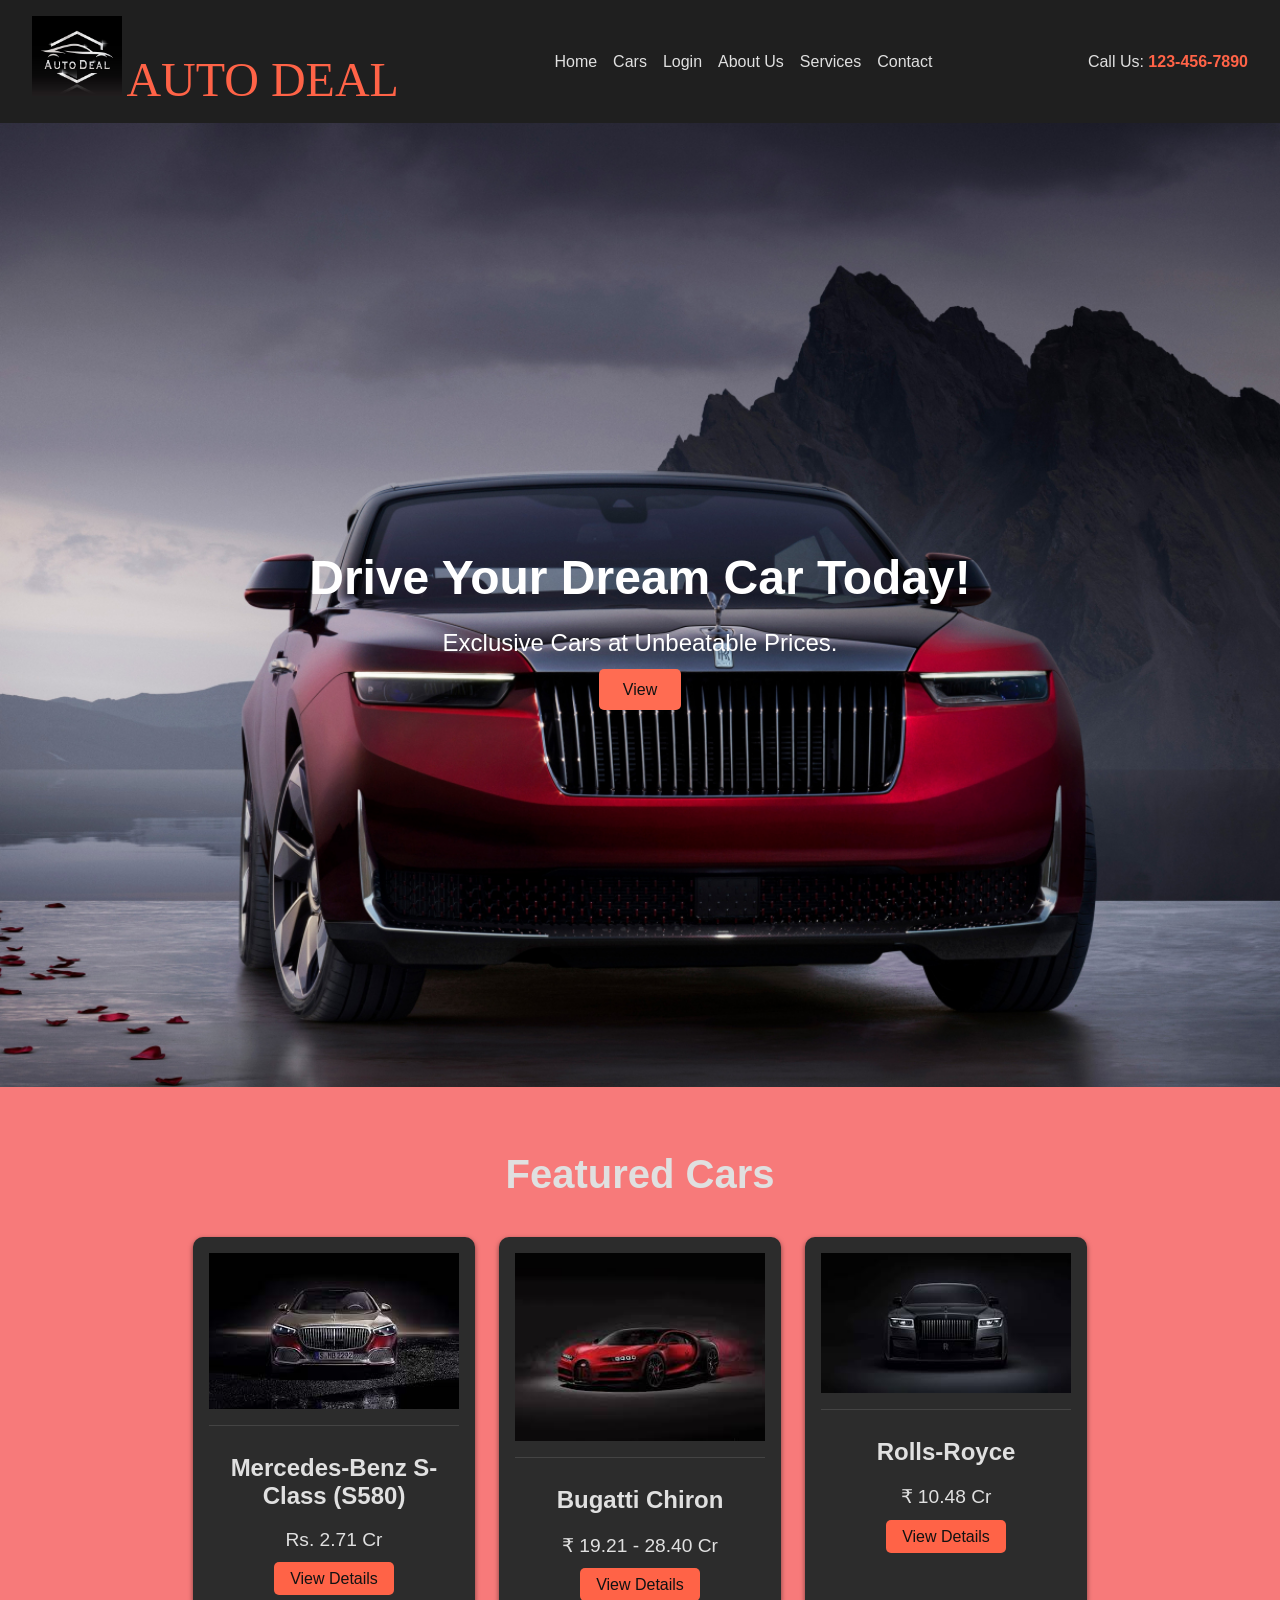
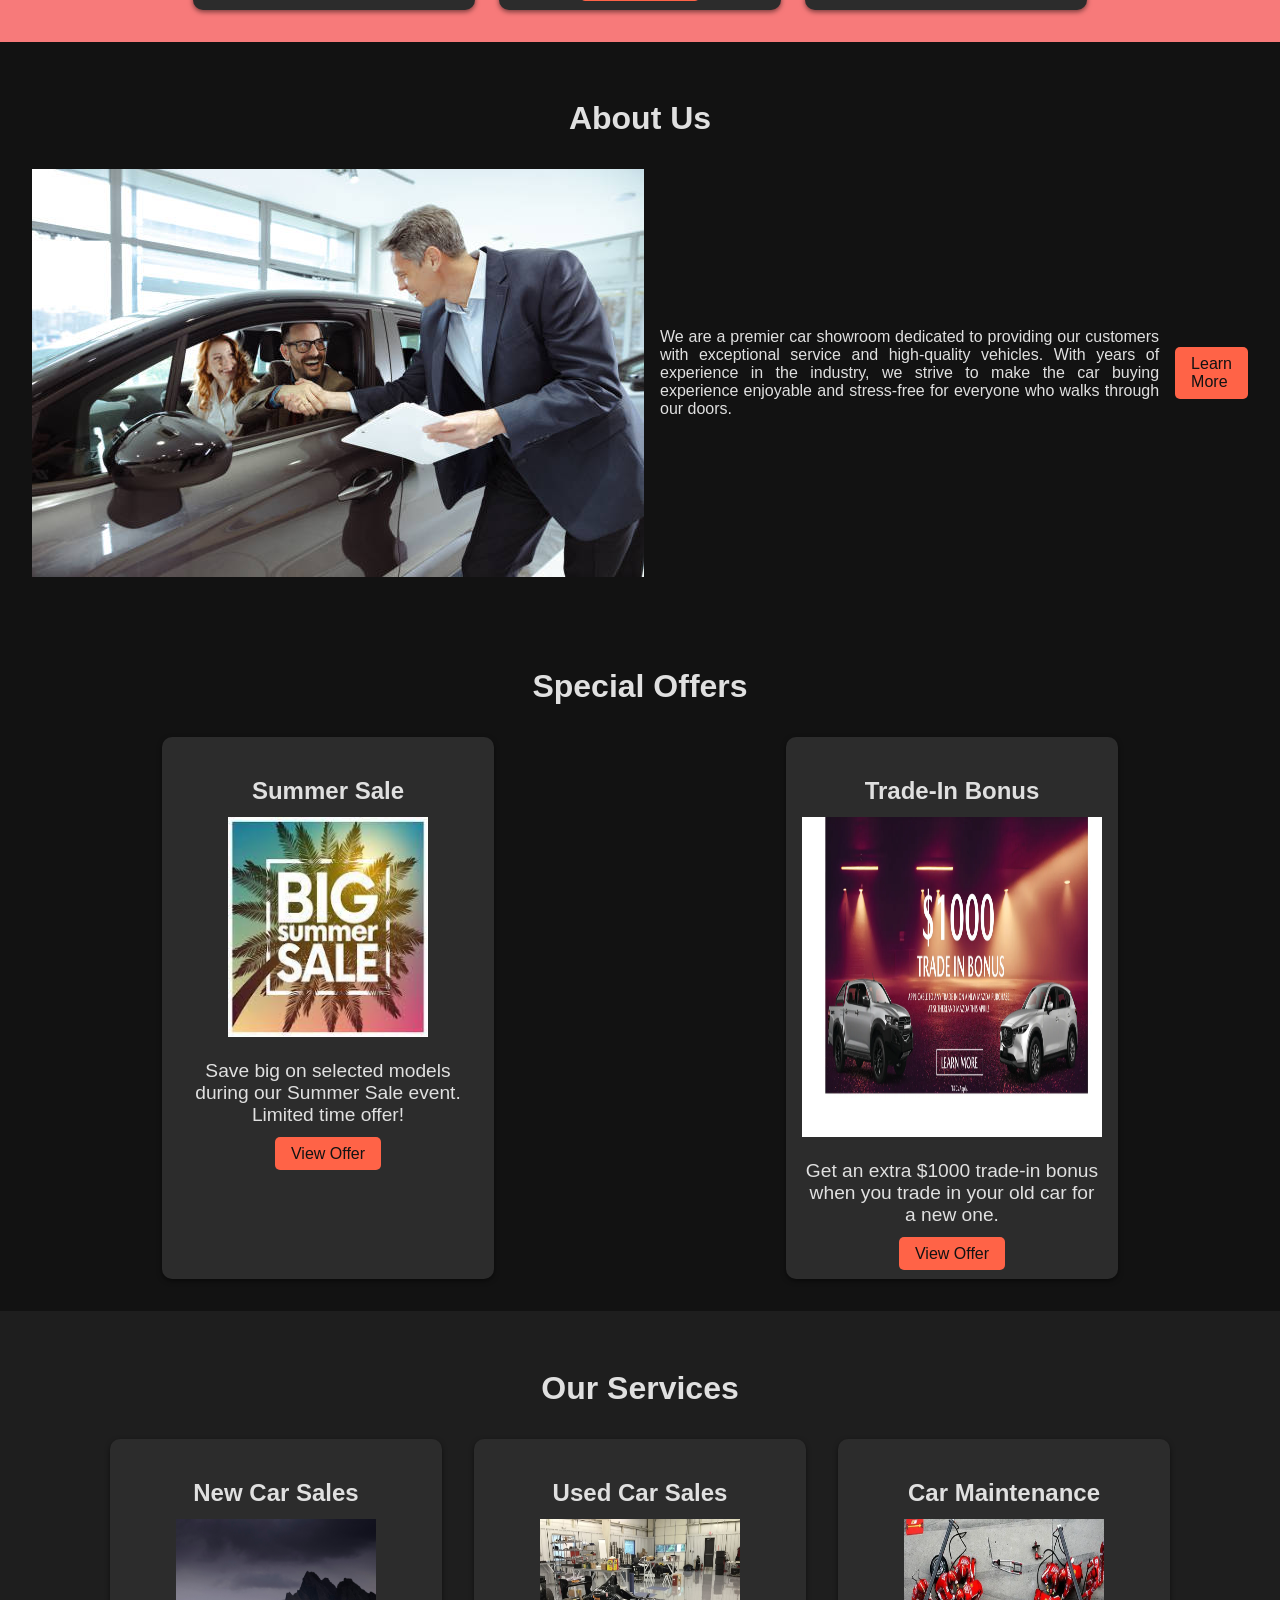
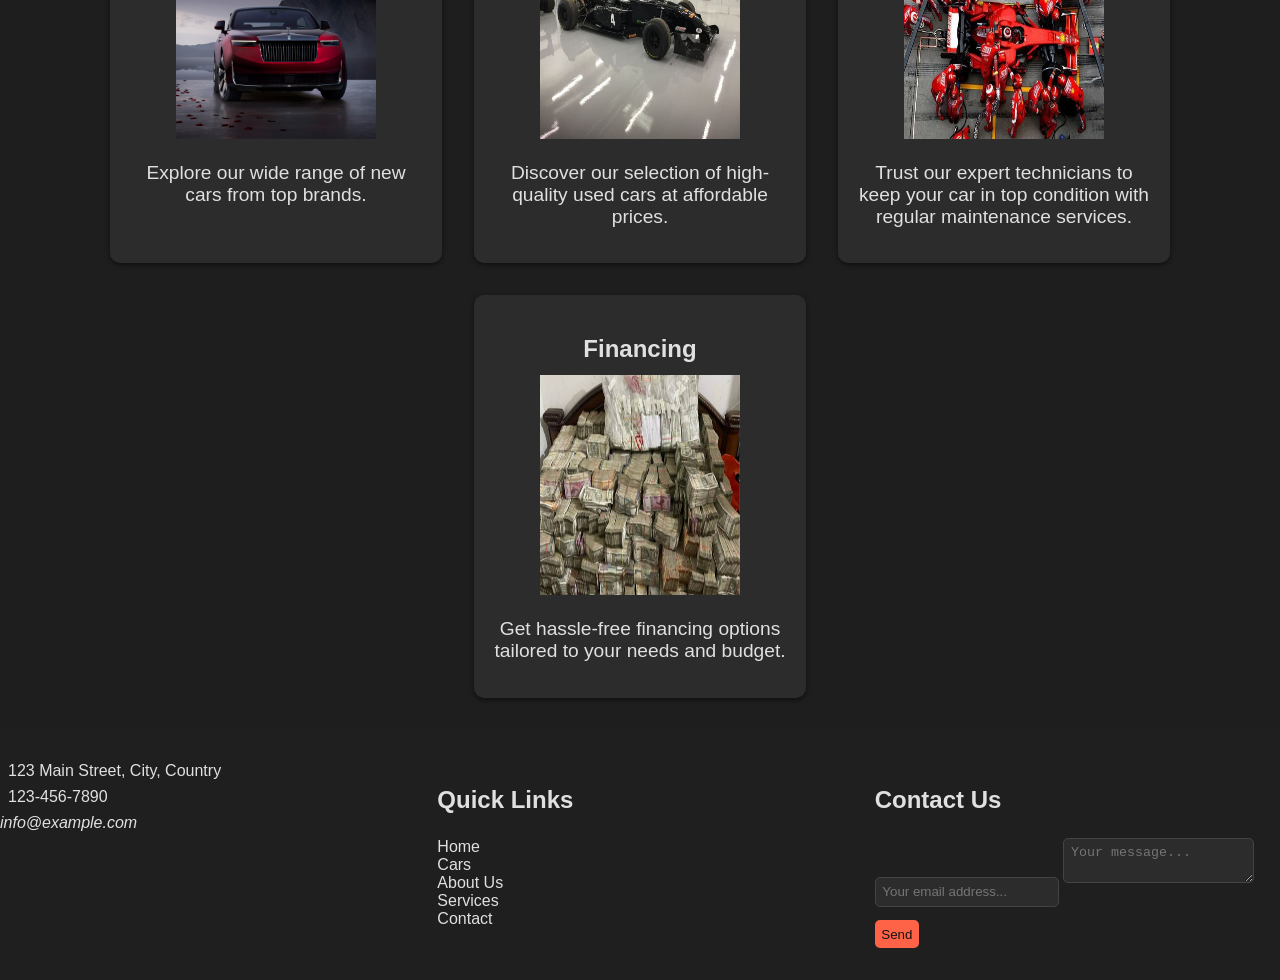
<file: index.html>
<!DOCTYPE html>
<html lang="en">
<head>
    <meta charset="UTF-8">
    <meta name="viewport" content="width=device-width, initial-scale=1.0">
    <title>AUTO DEAL</title>
    <link rel="stylesheet" href="car.css">
</head>
<body> 
    <header>
        <div class="logo">
           <img src="logo.jpg" alt="logo" style="width:90px; height:80px;">
            <a href="#">AUTO DEAL</a>
        </div>
        <nav>
            <ul>
                <li><a href="car.html">Home</a></li>
	 <li><a href="#featured-cars">Cars</a></li>
	 <li><a href="login.html">Login</a></li>
                <li><a href="#about">About Us</a></li>
                <li><a href="#services">Services</a></li>
                <li><a href="#contact">Contact</a></li>
            </ul>
        </nav>
        <div class="contact-info">
            <p>Call Us: <a href="tel:1234567890">123-456-7890</a></p>
        </div>
    </header>
<main>
    <section id="hero">
        <div class="hero-content">
            <h1>Drive Your Dream Car Today!</h1>
            <p>Exclusive Cars at Unbeatable Prices.</p>
            <a href="#featured-cars" class="cta-button">View </a>
        </div>
    </section>

    <section id="featured-cars">
        <h2>Featured Cars</h2>
        <div class="car-carousel">
            <div class="car-item">
                <img src="m2.jpeg" alt="Car 1">
                <h3>Mercedes-Benz S-Class (S580)</h3>
                <p> Rs. 2.71 Cr</p>
                <a href="m1.html" class="view-details">View Details</a>
            </div>
            <div class="car-item">
                <img src="b2.jpeg" alt="Car 2">
                <h3>Bugatti Chiron</h3>
                <p>₹ 19.21 - 28.40 Cr</p>
                <a href="b1.html" class="view-details">View Details</a>
            </div>
            <div class="car-item">
                <img src="r1.jpeg" alt="Car 3">
                <h3>Rolls-Royce</h3>
                <p> ₹ 10.48 Cr</p>
                <a href="r1.html" class="view-details">View Details</a>
            </div>
        </div>
    </section>
<section id="about">
    <h2>About Us</h2>
    <div class="about-content">
        <img src="about.jpg" alt="About Us">
        <p>We are a premier car showroom dedicated to providing our customers with exceptional service and high-quality vehicles. With years of experience in the industry, we strive to make the car buying experience enjoyable and stress-free for everyone who walks through our doors.</p>
        <a href="about.html" class="learn-more">Learn More</a>
    </div>
</section>
<section id="special-offers">
    <h2>Special Offers</h2>
    <div class="offers-content">
        <div class="offer">
            <h3>Summer Sale</h3>
             <img src="summer.jpeg" alt="service" style="width:200px;height:220px;">
            <p>Save big on selected models during our Summer Sale event. Limited time offer!</p>
            <a href="#" class="view-offer">View Offer</a>
        </div>
        <div class="offer">
            <h3>Trade-In Bonus</h3>
 <img src="trade.webp" alt="service" style="width:300px;height:320px;">
            <p>Get an extra $1000 trade-in bonus when you trade in your old car for a new one.</p>
            <a href="#" class="view-offer">View Offer</a>
        </div>
        <!-- Additional offers go here -->
    </div>
</section>
<section id="services">
    <h2>Our Services</h2>
    <div class="services-list">
        <div class="service">
            <i class="fas fa-car"></i>
            <h3>New Car Sales</h3>
              <img src="car01.jpg" alt="service" style="width:200px;height:220px;">
            <p>Explore our wide range of new cars from top brands.</p>
        </div>
        <div class="service">
            <i class="fas fa-car"></i>
            <h3>Used Car Sales</h3>
            <a href="index.html">
             <img src="used.jpg" alt="service" style="width:200px;height:220px;"/>
        </a>
            <p>Discover our selection of high-quality used cars at affordable prices.</p>
        </div>
        <div class="service">
            <i class="fas fa-wrench"></i>
            <h3>Car Maintenance</h3>
            <img src="service.webp" alt="service" style="width:200px;height:220px;">
            <p>Trust our expert technicians to keep your car in top condition with regular maintenance services.</p>
        </div>
        <div class="service">
            <i class="fas fa-credit-card"></i>
            <h3>Financing</h3>
 <img src="cash.jpg" alt="service" style="width:200px;height:220px;">
            <p>Get hassle-free financing options tailored to your needs and budget.</p>
        </div>
        <!-- Add more services as needed -->
    </div>
</section>
</main>
<footer>
    <div class="footer-content">
        <div class="footer-section about">
           <div class="contact">
                <span><i class="fas fa-map-marker-alt"></i> 123 Main Street, City, Country</span>
                <span><i class="fas fa-phone"></i> 123-456-7890</span>
                <span><i >info@example.com</i> </span>
            </div>
        </div>
        <div class="footer-section links">
            <h3>Quick Links</h3>
            <ul>
                <li><a href="#">Home</a></li>
                <li><a href="#featured-cars">Cars</a></li>
                <li><a href="#">About Us</a></li>
                <li><a href="#">Services</a></li>
                <li><a href="#">Contact</a></li>
            </ul>
        </div>
         <div class="footer-section contact-form">
            <h3>Contact Us</h3>
            <form action="car.html" method="post">
                <input type="email" name="email" class="text-input contact-input" placeholder="Your email address...">
                <textarea name="message" class="text-input contact-input" placeholder="Your message..."></textarea>
                <button type="submit" class="btn">
                    Send
                </button>
            </form>
        </div>
    </div>
</footer>
</body>
</html>
</file>
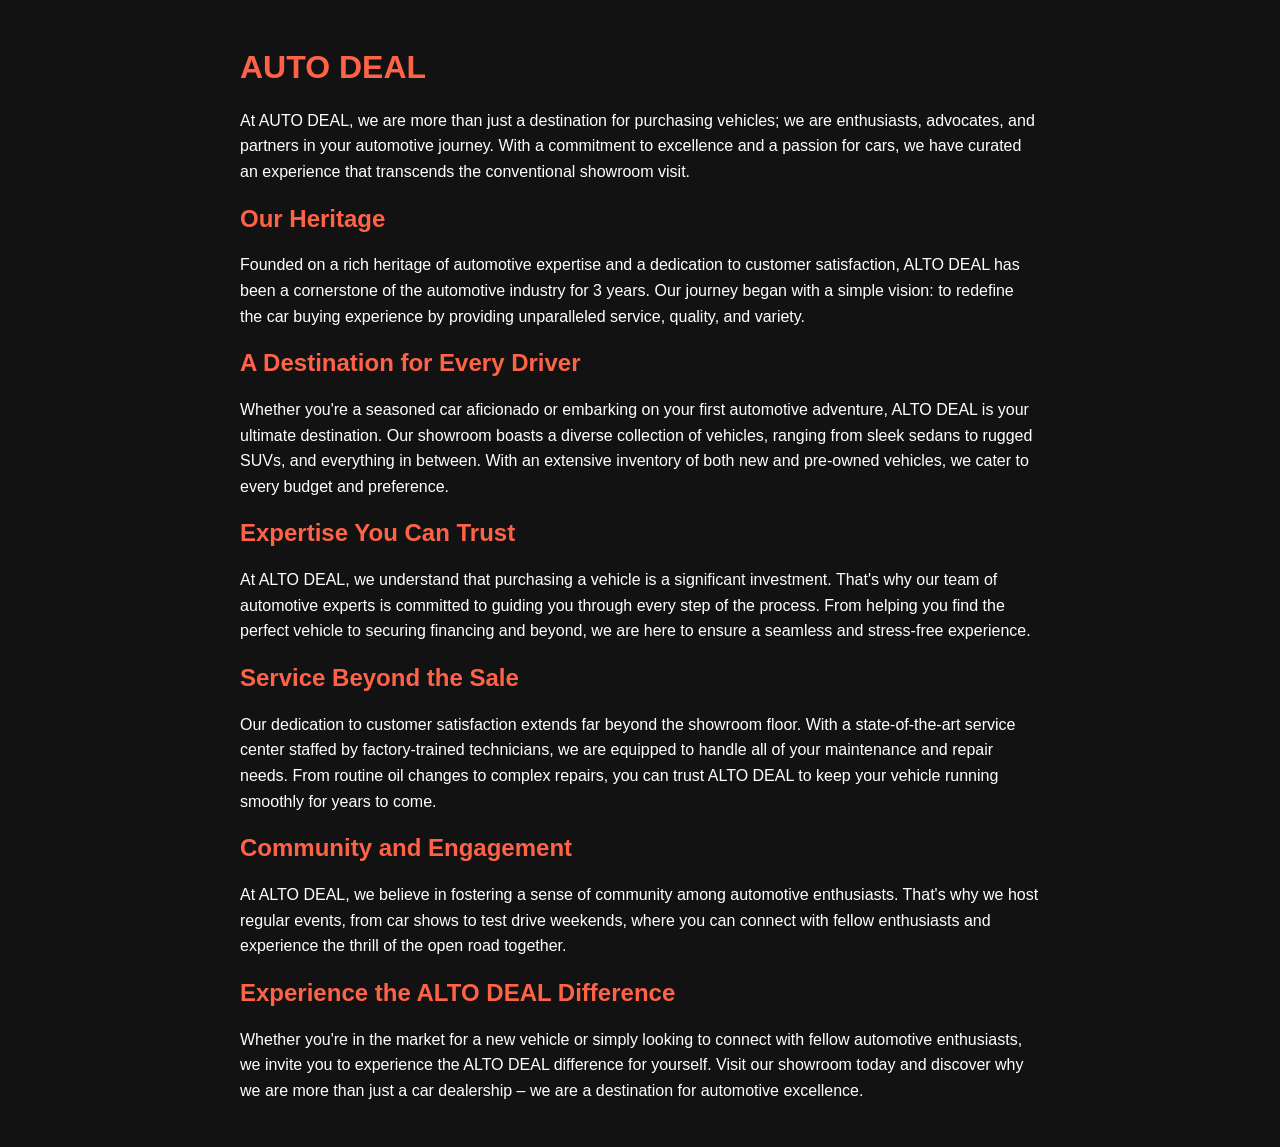
<file: about.html>
<!DOCTYPE html>
<html lang="en">
<head>
<meta charset="UTF-8">
<meta name="viewport" content="width=device-width, initial-scale=1.0">
<title>AUTO DEAL</title>
<style>
  body {
    background-color: #121212;
    color: #ffffff;
    font-family: Arial, sans-serif;
  }
  .container {
    max-width: 800px;
    margin: 0 auto;
    padding: 20px;
  }
  h1, h2 {
    color: #ff6347;
  }
  p {
    line-height: 1.6;
  }
</style>
</head>
<body>
  <div class="container">
    <h1>AUTO DEAL</h1>
    <p>At AUTO DEAL, we are more than just a destination for purchasing vehicles; we are enthusiasts, advocates, and partners in your automotive journey. With a commitment to excellence and a passion for cars, we have curated an experience that transcends the conventional showroom visit.</p>
    <h2>Our Heritage</h2>
    <p>Founded on a rich heritage of automotive expertise and a dedication to customer satisfaction, ALTO DEAL has been a cornerstone of the automotive industry for 3 years. Our journey began with a simple vision: to redefine the car buying experience by providing unparalleled service, quality, and variety.</p>
    <h2>A Destination for Every Driver</h2>
    <p>Whether you're a seasoned car aficionado or embarking on your first automotive adventure, ALTO DEAL is your ultimate destination. Our showroom boasts a diverse collection of vehicles, ranging from sleek sedans to rugged SUVs, and everything in between. With an extensive inventory of both new and pre-owned vehicles, we cater to every budget and preference.</p>
    <h2>Expertise You Can Trust</h2>
    <p>At ALTO DEAL, we understand that purchasing a vehicle is a significant investment. That's why our team of automotive experts is committed to guiding you through every step of the process. From helping you find the perfect vehicle to securing financing and beyond, we are here to ensure a seamless and stress-free experience.</p>
    <h2>Service Beyond the Sale</h2>
    <p>Our dedication to customer satisfaction extends far beyond the showroom floor. With a state-of-the-art service center staffed by factory-trained technicians, we are equipped to handle all of your maintenance and repair needs. From routine oil changes to complex repairs, you can trust ALTO DEAL to keep your vehicle running smoothly for years to come.</p>
    <h2>Community and Engagement</h2>
    <p>At ALTO DEAL, we believe in fostering a sense of community among automotive enthusiasts. That's why we host regular events, from car shows to test drive weekends, where you can connect with fellow enthusiasts and experience the thrill of the open road together.</p>
    <h2>Experience the ALTO DEAL Difference</h2>
    <p>Whether you're in the market for a new vehicle or simply looking to connect with fellow automotive enthusiasts, we invite you to experience the ALTO DEAL difference for yourself. Visit our showroom today and discover why we are more than just a car dealership – we are a destination for automotive excellence.</p>
  </div>
</body>
</html>
</file>
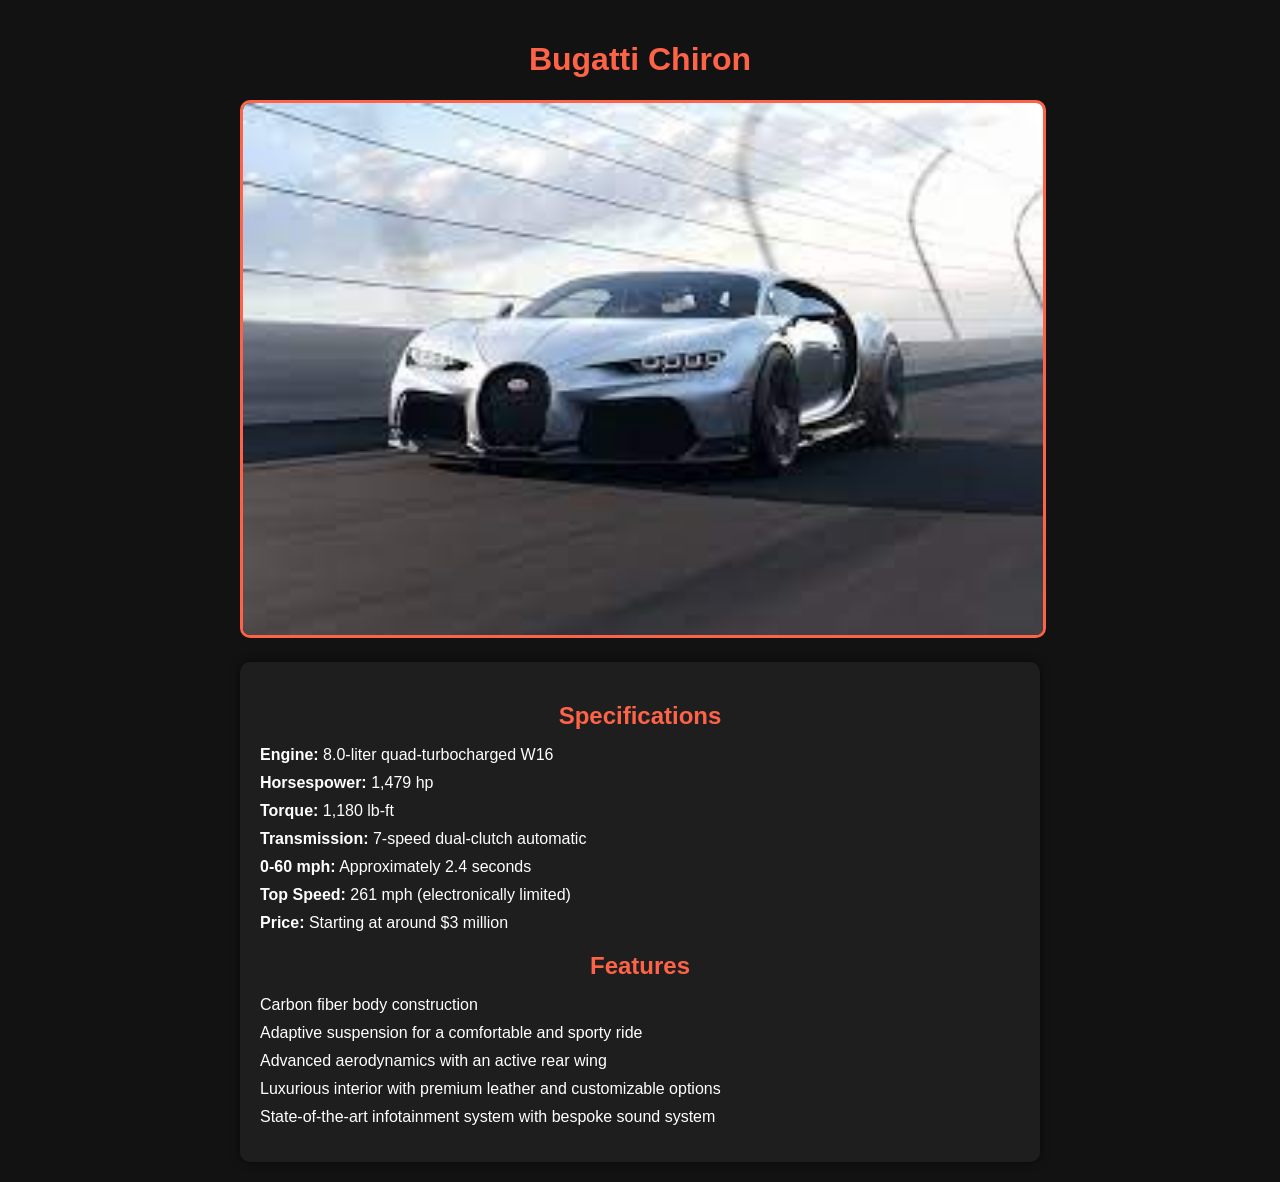
<file: b1.html>
<!DOCTYPE html>
<html lang="en">
<head>
    <meta charset="UTF-8">
    <meta name="viewport" content="width=device-width, initial-scale=1.0">
    <title>Bugatti Chiron</title>
    <link rel="stylesheet" href="b1.css">
</head>
<body>
    <div class="container">
        <h1>Bugatti Chiron</h1>
        <img src="b1.jpeg" alt="Bugatti Chiron" class="car-image">
        <div class="details">
            <h2>Specifications</h2>
            <ul>
                <li><strong>Engine:</strong> 8.0-liter quad-turbocharged W16</li>
                <li><strong>Horsespower:</strong> 1,479 hp</li>
                <li><strong>Torque:</strong> 1,180 lb-ft</li>
                <li><strong>Transmission:</strong> 7-speed dual-clutch automatic</li>
                <li><strong>0-60 mph:</strong> Approximately 2.4 seconds</li>
                <li><strong>Top Speed:</strong> 261 mph (electronically limited)</li>
                <li><strong>Price:</strong> Starting at around $3 million</li>
            </ul>
            <h2>Features</h2>
            <ul>
                <li>Carbon fiber body construction</li>
                <li>Adaptive suspension for a comfortable and sporty ride</li>
                <li>Advanced aerodynamics with an active rear wing</li>
                <li>Luxurious interior with premium leather and customizable options</li>
                <li>State-of-the-art infotainment system with bespoke sound system</li>
            </ul>
        </div>
    </div>
</body>
</html>
</file>
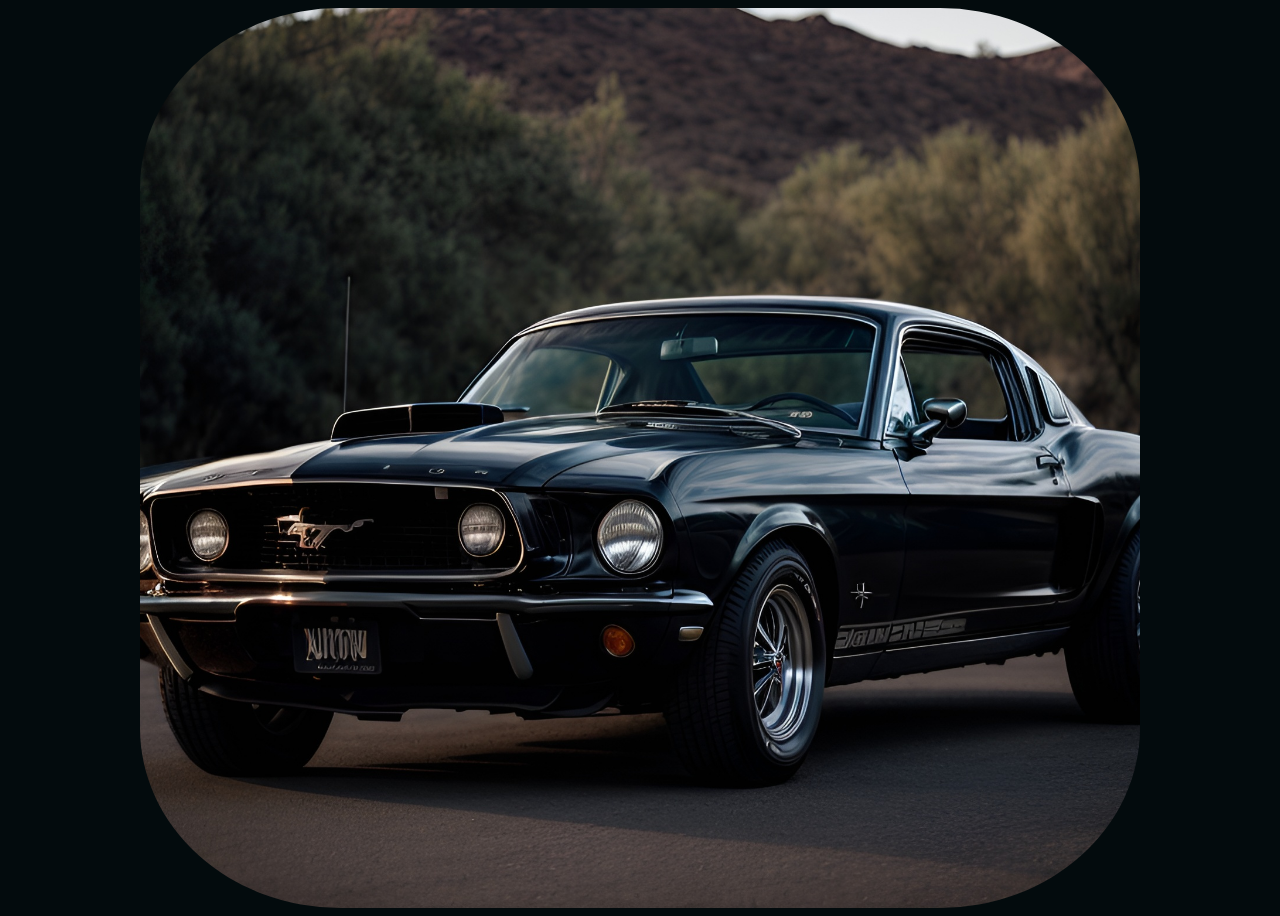
<file: car2.html>
<!DOCTYPE html>
<html lang="en">
  <head>
    <meta charset="UTF-8" />
    <meta http-equiv="X-UA-Compatible" content="IE=edge" />
    <meta name="viewport" content="width=device-width, initial-scale=1.0" />
    <title>GevStack - Card Effect</title>
    <link rel="stylesheet" href="style.css" />
  </head>
  <body>
    <div class="card">
      <div class="image-box">
        <img src="./image.jpg">
      </div>
      <div class="content">
        <h1>Ford Mustang 1969</h1>
        <p>The 1969 Ford Mustang epitomizes the iconic American muscle car era with its sleek design and powerful performance.</p>
      </div>
    </div>
  </body>
</html>
</file>
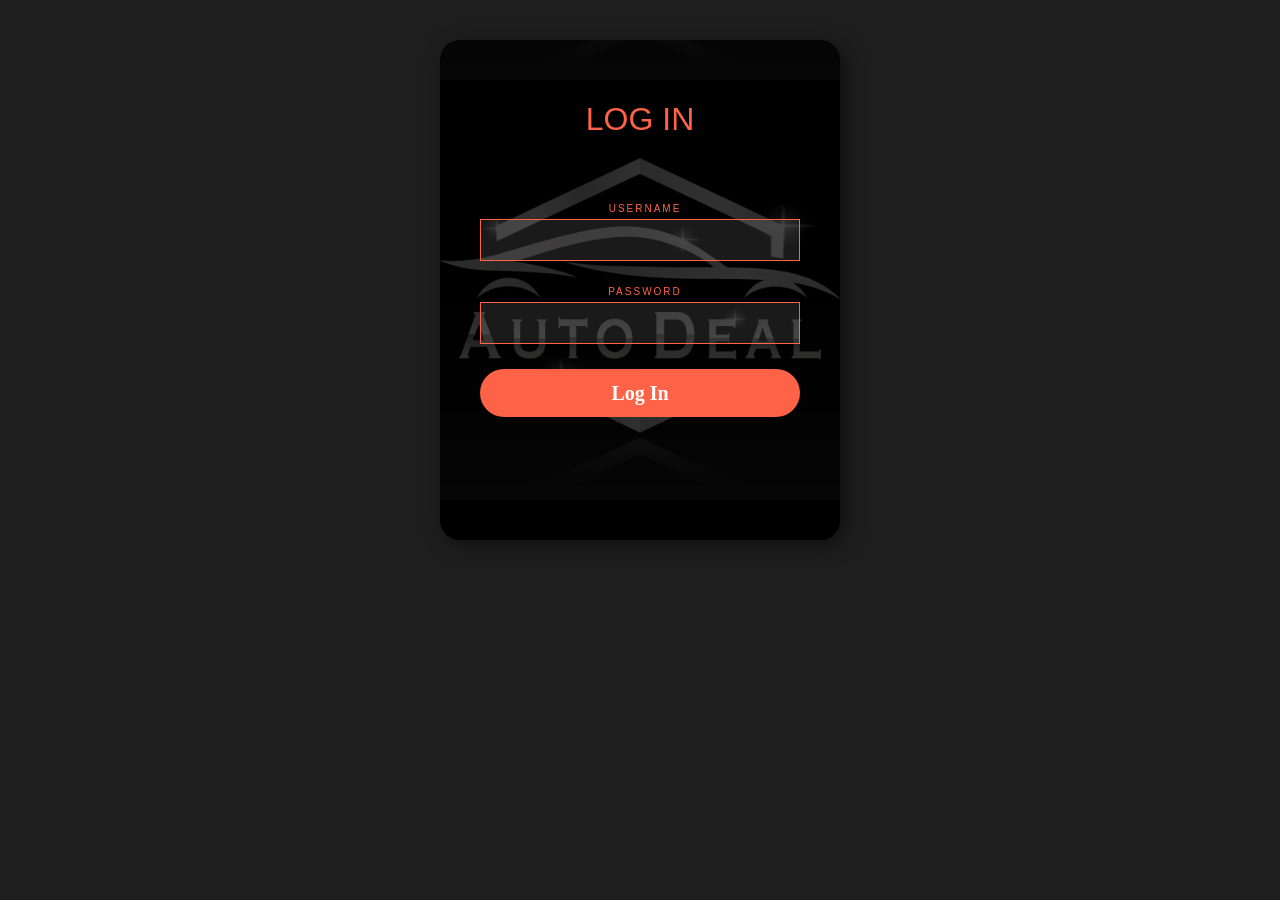
<file: login.html>
<!DOCTYPE html>
<html>
<head>
    <style>
        body {
           
            margin-top:30px;
            padding: 10px;
            font-family: Arial, sans-serif;
            background-color: #1e1e1e;
            color: #ff6347;
        }

        .login {
            border: 1px solid #ffe6a;
            width: 400px;
            height: 500px;
            background:url('logo.jpg') ;
            color: #ff6347;
            border-radius: 20px;
            box-shadow: 5px 5px 20px rgba(0, 0, 0, 0.5);
            background-size: 500px 420px;
            background-position: center;
            overflow:hidden;
        }

        form {
            display: block;
            box-sizing: border-box;
            padding: 40px;
            backdrop-filter: brightness(20%);
            width: 100%;
            height: 100%;
            flex-direction: column;
            display: flex;
            gap: 5px;
        }

        h1 {
            font-weight: normal;
            text-shadow: 0px 0px 2px rgba(0, 0, 0, 0.7);
            margin-bottom: 60px;
            text-align: center;
        }

        label {
            color: rgba(255, 255, 255, 0.8);
            text-transform: uppercase;
            font-size: 10px;
            letter-spacing: 2px;
            padding-left: 10px;
        }

        input {
            background: rgba(255, 255, 255, 0.1);
            height: 40px;
            line-height: 40px;
            padding: 0px 20px;
            border: 1px solid #ff6347;
            margin-bottom: 20px;
            color:#ff6347;
        }

button {
  padding: 12.5px 30px;
  border: 2px;
  border-radius: 100px;
  background-color: #ff6347;
  color:#ffffff;
  font-weight: Bold;
  transition: all 0.5s;
  -webkit-transition: all 0.35s;
font-size:20px;
font-family:Condensed,Bold Italic;
}

button:hover {
  background-color: #ff6347 ;
  box-shadow: 3 3 50px #6fc5ff50;
  transform: scale(1.1);
}

button:active {
  background-color:  #ff6347;
  transition: all 0.5s;
  -webkit-transition: all 0.25s;
  box-shadow: none;
  transform: scale(0.98);
}
    </style>
</head>
<body>
    <center>
        <div class="login">
            <form action="create.html ">
                <h1>LOG IN</h1>
                <label for="username" style="color:#ff6347">Username</label>
                <input type="text" id="username">
                <label for="password" style="color:#ff6347">Password</label>
                <input type="password" id="password">
               <button>Log In</button>
            </form>
        </div>
    </center>
</body>
</html>
</file>
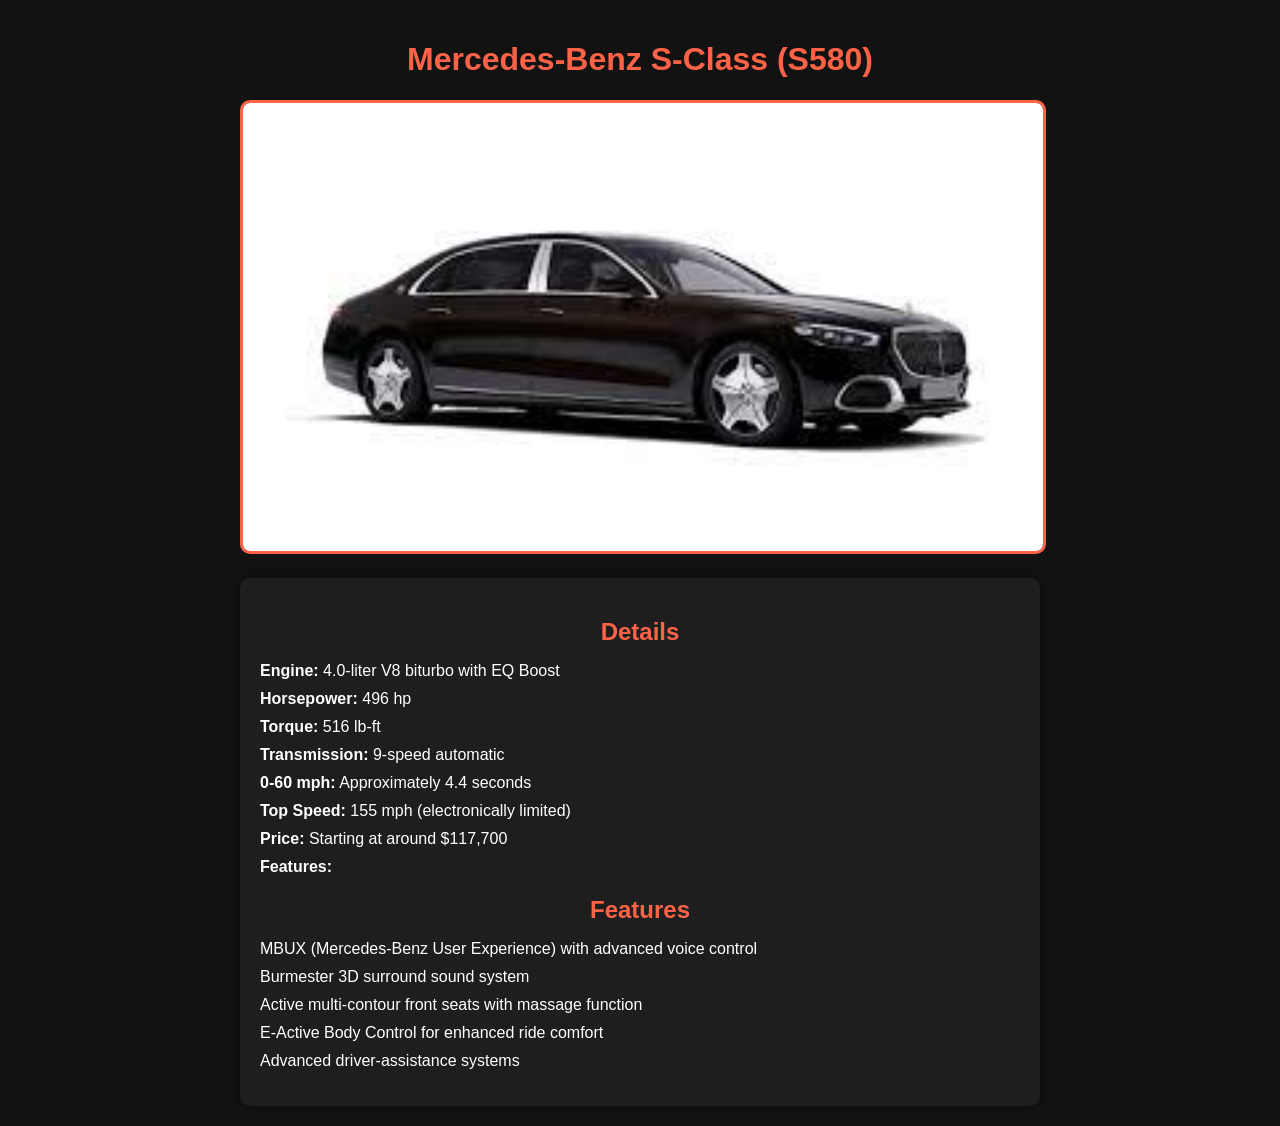
<file: m1.html>
<!DOCTYPE html>
<html lang="en">
<head>
    <meta charset="UTF-8">
    <meta name="viewport" content="width=device-width, initial-scale=1.0">
    <title>Mercedes-Benz S-Class (S580)</title>
    <link rel="stylesheet" href="m1.css">
</head>
<body>
    <div class="container">
        <h1>Mercedes-Benz S-Class (S580)</h1>
            <img src="m1.jpeg" alt="Mercedes-Benz S-Class (S580)" class="car-image">
        <div class="details">
            <h2>Details</h2>
            <ul>
                <li><strong>Engine:</strong> 4.0-liter V8 biturbo with EQ Boost</li>
                <li><strong>Horsepower:</strong> 496 hp</li>
                <li><strong>Torque:</strong> 516 lb-ft</li>
                <li><strong>Transmission:</strong> 9-speed automatic</li>
                <li><strong>0-60 mph:</strong> Approximately 4.4 seconds</li>
                <li><strong>Top Speed:</strong> 155 mph (electronically limited)</li>
                <li><strong>Price:</strong> Starting at around $117,700</li>
                <li><strong>Features:</strong>
</ul>
   <h2>Features</h2>
                    <ul>
                        <li>MBUX (Mercedes-Benz User Experience) with advanced voice control</li>
                        <li>Burmester 3D surround sound system</li>
                        <li>Active multi-contour front seats with massage function</li>
                        <li>E-Active Body Control for enhanced ride comfort</li>
                        <li>Advanced driver-assistance systems</li>
                    </ul>
                </li>
        </div>
    </div>
</body>
</html>
</file>
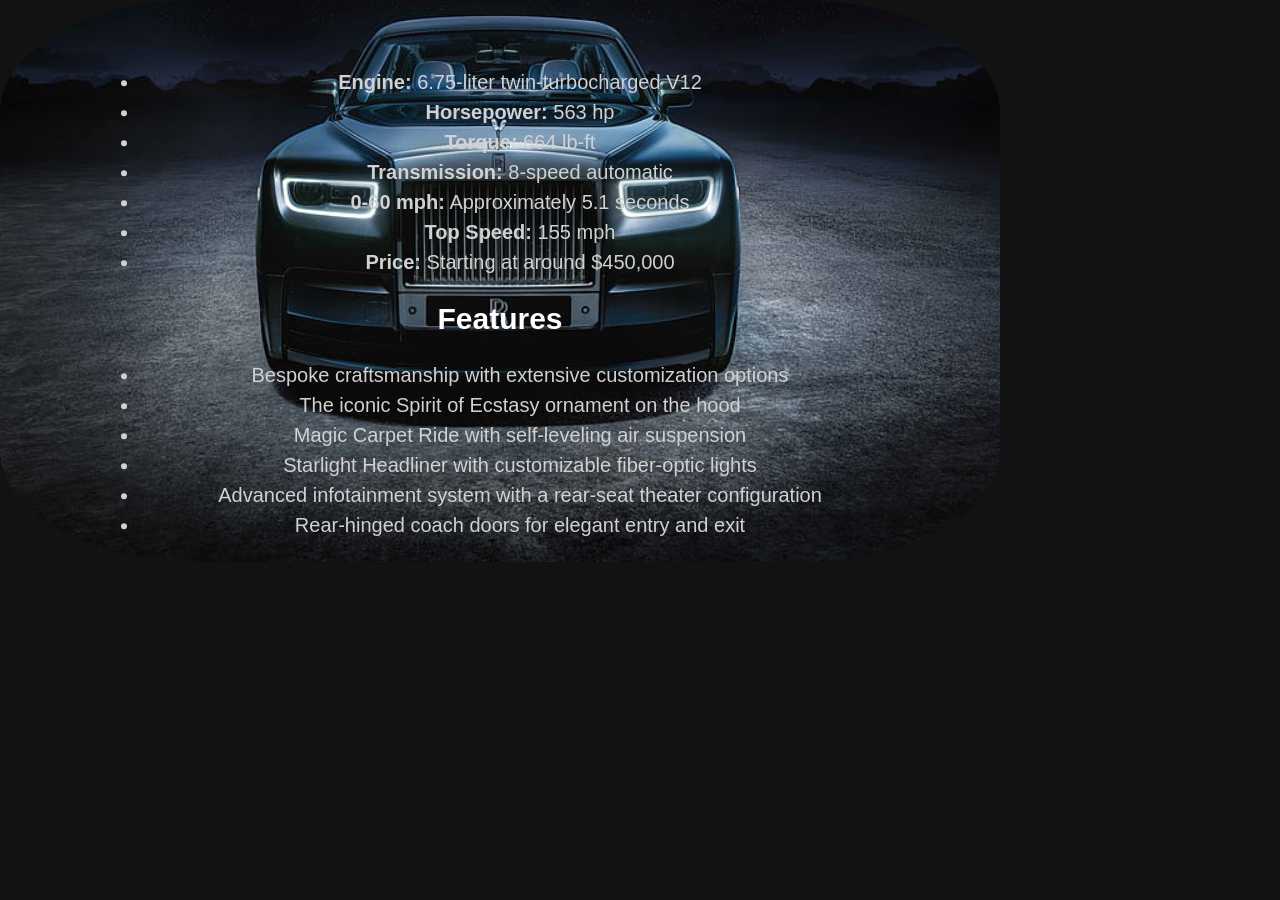
<file: r1.html>
<!DOCTYPE html>
<html lang="en">
<head>
    <meta charset="UTF-8"/>
    <meta name="viewport" content="width=device-width, initial-scale=1.0"/>
    <title>Rolls-Royce Phantom</title>
    <link rel="stylesheet" href="r1.css"/>
</head>
<body>
<div class="card">
 <div class="image-box">
        <img src="r12.jpg" alt="Rolls-Royce Phantom" class="car-image">
 </div>
        <div class="content">
            <h1>Rolls-Royce Phantom</h1>
            <ul>
                <li><strong>Engine:</strong> 6.75-liter twin-turbocharged V12</li>
                <li><strong>Horsepower:</strong> 563 hp</li>
                <li><strong>Torque:</strong> 664 lb-ft</li>
                <li><strong>Transmission:</strong> 8-speed automatic</li>
                <li><strong>0-60 mph:</strong> Approximately 5.1 seconds</li>
                <li><strong>Top Speed:</strong> 155 mph</li>
                <li><strong>Price:</strong> Starting at around $450,000</li>
            </ul>
            <h2>Features</h2>
            <ul>
                <li>Bespoke craftsmanship with extensive customization options</li>
                <li>The iconic Spirit of Ecstasy ornament on the hood</li>
                <li>Magic Carpet Ride with self-leveling air suspension</li>
                <li>Starlight Headliner with customizable fiber-optic lights</li>
                <li>Advanced infotainment system with a rear-seat theater configuration</li>
                <li>Rear-hinged coach doors for elegant entry and exit</li>
            </ul>
        </div>
    </div>
</body>
</html>
</file>
<file: car.css>
body  {
    font-family: Arial, sans-serif;
    margin: 0;
    padding: 0;
}

body {
    background-color: #121212;
    color: #e0e0e0;
}

header {
    display: flex;
    justify-content: space-between;
    align-items: center;
    padding: 1em 2em;
    background-color: #1f1f1f;
    color: #e0e0e0;
}

header .logo a {
    font-size: 3em;
    color: #ff6347;
    text-decoration: none;
    font-family: Brush Script MT, italic;
}

header nav ul {
    list-style: none;
    display: flex;
    gap: 1em;
    margin: 0;
    padding: 0;
}

header nav ul li a {
    color: #e0e0e0;
    text-decoration: none;
    font-size: 1em;
}

header nav ul li a:hover {
    color: #ff6347;
    text-decoration: underline;
}

header .contact-info a {
    color: #ff6347;
    text-decoration: none;
    font-weight: bold;
}

#hero {
      background: url('car01.jpg') no-repeat center center/cover;
    height: 100vh;
    display: flex;
    justify-content: center;
    align-items: center;
    color: #fff;
    text-align: center;
}

#hero h1 {
    font-size: 3em;
    margin-bottom: 0.5em;
}

#hero p {
    font-size: 1.5em;
    margin-bottom: 1em;
}

.cta-button {
    padding: 0.75em 1.5em;
    background-color: #ff6c52;
    color: #121212;
    text-decoration: none;
    font-size: 1em;
    border-radius: 5px;
}

.cta-button:hover {
    background-color: #ec4204;
}

#featured-cars {
    padding: 2em;
    background-color: #ff7e7ef6;
    text-align: center;
}

#featured-cars h2 {
    font-size: 2.5em;
    margin-bottom: 1em;
}

.car-carousel {
    display: flex;
    justify-content: center;
    gap: 1.5em;
    flex-wrap: wrap;
}

.car-item {
    background-color: #2c2c2c;
    border-radius: 10px;
    box-shadow: 0 2px 5px rgba(0, 0, 0, 0.5);
    overflow: hidden;
    text-align: center;
    padding: 1em;
    width: 250px;
}

.car-item img {
    width: 100%;
    height: auto;
    border-bottom: 1px solid #444;
    padding-bottom: 1em;
}

.car-item h3 {
    font-size: 1.5em;
    margin: 1em 0 0.5em;
}

.car-item p {
    font-size: 1.2em;
    margin-bottom: 1em;
    color: #e0e0e0;
}

.car-item .view-details {
    padding: 0.5em 1em;
    background-color: #ff6347;
    color: #121212;
    text-decoration: none;
    border-radius: 5px;
    transition: background-color 0.3s;
}

.car-item .view-details:hover {
    background-color: #ff4500;
}

/* Common styles for sections */
section {
    padding: 2em;
}

h2 {
    text-align: center;
    font-size: 2em;
    margin-bottom: 1em;
}

/* About Us Section */
#about .about-content {
    display: flex;
    align-items: center;
    gap: 1em;
    text-align: justify;
}

#about img {
    max-width: 100%;
}

#about .learn-more {
    padding: 0.5em 1em;
    background-color: #ff6347;
    color: #121212;
    text-decoration: none;
    border-radius: 5px;
    transition: background-color 0.3s;
}

#about .learn-more:hover {
    background-color: #ff4500;
}

/* Inventory Highlights Section */
#inventory-highlights .inventory-grid {
    display: flex;
    justify-content: center;
    gap: 1.5em;
    flex-wrap: wrap;
}

#inventory-highlights .car-item {
    background-color: #2c2c2c;
    border-radius: 10px;
    box-shadow: 0 2px 5px rgba(0, 0, 0, 0.5);
    overflow: hidden;
    text-align: center;
    padding: 1em;
    width: 250px;
}

#inventory-highlights .car-item img {
    width: 100%;
    height: auto;
    border-bottom: 1px solid #444;
    padding-bottom: 1em;
}

#inventory-highlights .car-item h3 {
    font-size: 1.5em;
    margin: 1em 0 0.5em;
}

#inventory-highlights .car-item p {
    font-size: 1.2em;
    margin-bottom: 1em;
    color: #e0e0e0;
}

#inventory-highlights .car-item .view-details {
    padding: 0.5em 1em;
    background-color: #ff6347;
    color: #121212;
    text-decoration: none;
    border-radius: 5px;
    transition: background-color 0.3s;
}

#inventory-highlights .car-item .view-details:hover {
    background-color: #ff4500;
}

/* Special Offers Section */
#special-offers .offers-content {
    display: flex;
    justify-content: space-around;
    gap: 2em;
    flex-wrap: wrap;
}

#special-offers .offer {
    background-color: #2c2c2c;
    border-radius: 10px;
    padding: 1em;
    text-align: center;
    width: 300px;
    box-shadow: 0 2px 5px rgba(0, 0, 0, 0.5);
}

#special-offers .offer h3 {
    font-size: 1.5em;
    margin-bottom: 0.5em;
}

#special-offers .offer p {
    font-size: 1.2em;
    margin-bottom: 1em;
}

#special-offers .offer .view-offer {
    padding: 0.5em 1em;
    background-color: #ff6347;
    color: #121212;
    text-decoration: none;
    border-radius: 5px;
    transition: background-color 0.3s;
}

#special-offers .offer .view-offer:hover {
    background-color: #ff4500;
}

/* Services Section */
#services {
    padding: 2em;
    text-align: center;
    background-color: #1e1e1e;
}

#services h2 {
    font-size: 2em;
    margin-bottom: 1em;
}

.services-list {
    display: flex;
    justify-content: center;
    gap: 2em;
    flex-wrap: wrap;
}

.service {
    background-color: #2c2c2c;
    border-radius: 10px;
    padding: 1em;
    text-align: center;
    width: 300px;
    box-shadow: 0 2px 5px rgba(0, 0, 0, 0.5);
}

.service i {
    font-size: 3em;
    margin-bottom: 0.5em;
    color: #ff6347;
}

.service h3 {
    font-size: 1.5em;
    margin-bottom: 0.5em;
}

.service p {
    font-size: 1.2em;
    margin-bottom: 1em;
}

/* Footer Section */
footer {
    background-color: #1f1f1f;
    color: #e0e0e0;
    padding: 2em 0;
}

.footer-content {
    display: flex;
    flex-wrap: wrap;
    justify-content: space-around;
    gap: 2em;
}

.footer-section {
    flex: 1;
    min-width: 250px;
}

.footer-section h3 {
    font-size: 1.5em;
    margin-bottom: 1em;
}

.footer-section.about .contact span {
    display: block;
    margin-bottom: 0.5em;
}

.footer-section.about .contact span i {
    margin-right: 0.5em;
}

.footer-section.links ul {
    list-style: none;
    padding: 0;
}

.footer-section.links ul li a {
    color: #e0e0e0;
    text-decoration: none;
    transition: color 0.3s;
}

.footer-section.links ul li a:hover {
    color: #ff6347;
}

.footer-section.contact-form form .text-input {
    padding: 0.5em;
    margin-bottom: 1em;
    border-radius: 5px;
    border: 1px solid #444;
    background-color: #2c2c2c;
    color: #e0e0e0;
}

.footer-section.contact-form form .btn {
    padding: 0.5em;
    background-color: #ff6347;
    color: #121212;
    border: none;
    border-radius: 5px;
    cursor: pointer;
    transition: background-color 0s;
}

.footer-section.contact-form form .btn:hover {
    background-color: #ff4500;
}

.footer-bottom {
    background-color: #222;
    text-align: center;
    padding: 0.5em 0;
}
</file>
<file: b1.css>
body {
    margin: 0;
    font-family: Arial, sans-serif;
    background-color: #121212;
    color: #ffffff;
}

.container {
    max-width: 800px;
    margin: 0 auto;
    padding: 20px;
    text-align: center;
}

header {
    border-bottom: 2px solid #ff6347;
    padding-bottom: 10px;
    margin-bottom: 20px;
}

h1 {
    color: #ff6347;
}

.car-image {
    width: 100%;
    height: auto;
    border: 3px solid #ff6347;
    border-radius: 10px;
    margin-bottom: 20px;
}

.details {
    background-color: #1e1e1e;
    padding: 20px;
    border-radius: 10px;
    box-shadow: 0 0 10px rgba(0, 0, 0, 0.5);
}

.details h2 {
    color: #ff6347;
    margin-bottom: 10px;
}

.details ul {
    list-style: none;
    padding: 0;
}

.details ul li {
    margin: 10px 0;
    text-align: left;
}

footer {
    margin-top: 20px;
    border-top: 2px solid #ff6347;
    padding-top: 10px;
    font-size: 0.8em;
    color: #aaaaaa;
}
</file>
<file: style.css>
{
  margin: 0;
  padding: 0;
  box-sizing: border-box;
  font-size: 30px;
}

body {
  height: 100vh;
  background-color: #030b0d;
  display: grid;
  place-items: center;
  font-family: "Inter", sans-serif;
  color: white;
  font-size: 30px;
}

.card {
  width: 1000px;
  height: 100%;
  aspect-ratio: 1.78;
  border-radius: 8px;
  position: relative;
  cursor: pointer;
  font-size: 30px;
}
.card .image-box {
  width: 100%;
  height: 100%;
  border-radius: 40%;
}
.card .image-box img {
  width: 100%;
  height: 100%;
  object-fit: cover;
  object-position: 50% 90%;
  border-radius:  20%;
  transition: 0.5s ease-in-out;
}

.card::after {
  content: "";
  position: absolute;
  inset: 0;
  border: 2px solid white;
  border-radius: 20%;
  opacity: 0;
  transition: 0.4s ease-in-out;
}

.card:hover img {
  filter: grayscale(2) brightness(0.4);
}
.card:hover::after {
  opacity: 1;
  inset: 20px;
}

.content {
  width: 80%;
  position: absolute;
  top: 50%;
  left: 50%;
  transform: translate(-50%, -50%);
  text-align: center;
  font-size: 36px;
  border-radius:40%
}

.content h1,
.content p {
  opacity: 0;
  transition: 0.4s 0.2s ease;
  font-size: 36px;
}
.content h1 {
  margin-bottom: 12px;
  scale: 0.7;
}
.content p {
  font-size: 14px;
  line-height: 1.5;
  color: #d1d1d1;
  transform: translateY(50%);
  font-size:20px;S
}
.card:hover .content h1 {
  scale: 1;
  opacity: 1;
}
.card:hover .content P {
  opacity: 1;
  transform: translateY(0);
}
</file>
<file: m1.css>
body {
    margin: 0;
    font-family: Arial, sans-serif;
    background-color: #121212;
    color: #ffffff;
}

.container {
    max-width: 800px;
    margin: 0 auto;
    padding: 20px;
    text-align: center;
}

header {
    border-bottom: 2px solid #ff6347;
    padding-bottom: 10px;
    margin-bottom: 20px;
}

h1 {
    color: #ff6347;
}

.car-image {
    width: 100%;
    height: auto;
    border: 3px solid #ff6347;
    border-radius: 10px;
    margin-bottom: 20px;
}

.details {
    background-color: #1e1e1e;
    padding: 20px;
    border-radius: 10px;
    box-shadow: 0 0 10px rgba(0, 0, 0, 0.5);
}

.details h2 {
    color: #ff6347;
    margin-bottom: 10px;
}

.details ul {
    list-style: none;
    padding: 0;
}

.details ul li {
    margin: 10px 0;
    text-align: left;
}

footer {
    margin-top: 20px;
    border-top: 2px solid #ff6347;
    padding-top: 10px;
    font-size: 0.8em;
    color: #aaaaaa;
}
</file>
<file: r1.css>
body {
    margin: 0;
    font-family: Arial, sans-serif;
    background-color: #121212;
    color: #ffffff;
}

.card {
  width: 1000px;
  height: 100%;
  aspect-ratio: 1.78;
  border-radius: 8px;
  position: relative;
  cursor: pointer;
  font-size: 30px;
}
.card .image-box {
  width: 100%;
  height: 100%;
  border-radius: 40%;
}
.card .image-box img {
  width: 100%;
  height: 100%;
  object-fit: cover;
  object-position: 50% 90%;
  border-radius:  20%;
  transition: 0.5s ease-in-out;
}

.card::after {
  content: "";
  position: absolute;
  inset: 0;
  border: 2px solid white;
  border-radius: 20%;
  opacity: 0;
  transition: 0.4s ease-in-out;
}

.card:hover img {
  filter: grayscale(0) brightness(0.4);
}
.card:hover:after {
  opacity: 1;
  inset: 20px;
}

.content {
  width: 80%;
  position: absolute;
  top: 50%;
  left: 50%;
  transform: translate(-50%, -50%);
  text-align: center;
  font-size: 20px;
  border-radius:40%
}

.content h1,
.content p, .content ul ,.content li {
  opacity: 0;
  transition: 0.4s 0.2s ease;
  font-size: 25px;
}
.content h1 {
  margin-bottom: 12px;
  scale: 0.7;
}
.content p, .content ul , .content li {
opacity:0;
  font-size: 14px;
  line-height: 1.5;
  color: #d1d1d1;
  transform: translateY(50%);
  font-size:20px;
}
.card:hover .content h1 {
  scale: 1;
  opacity: 1;
}
.card:hover .content P, .content ul ,.content li {
  opacity: 1;
  transform: translateY(0);
}
</file>
